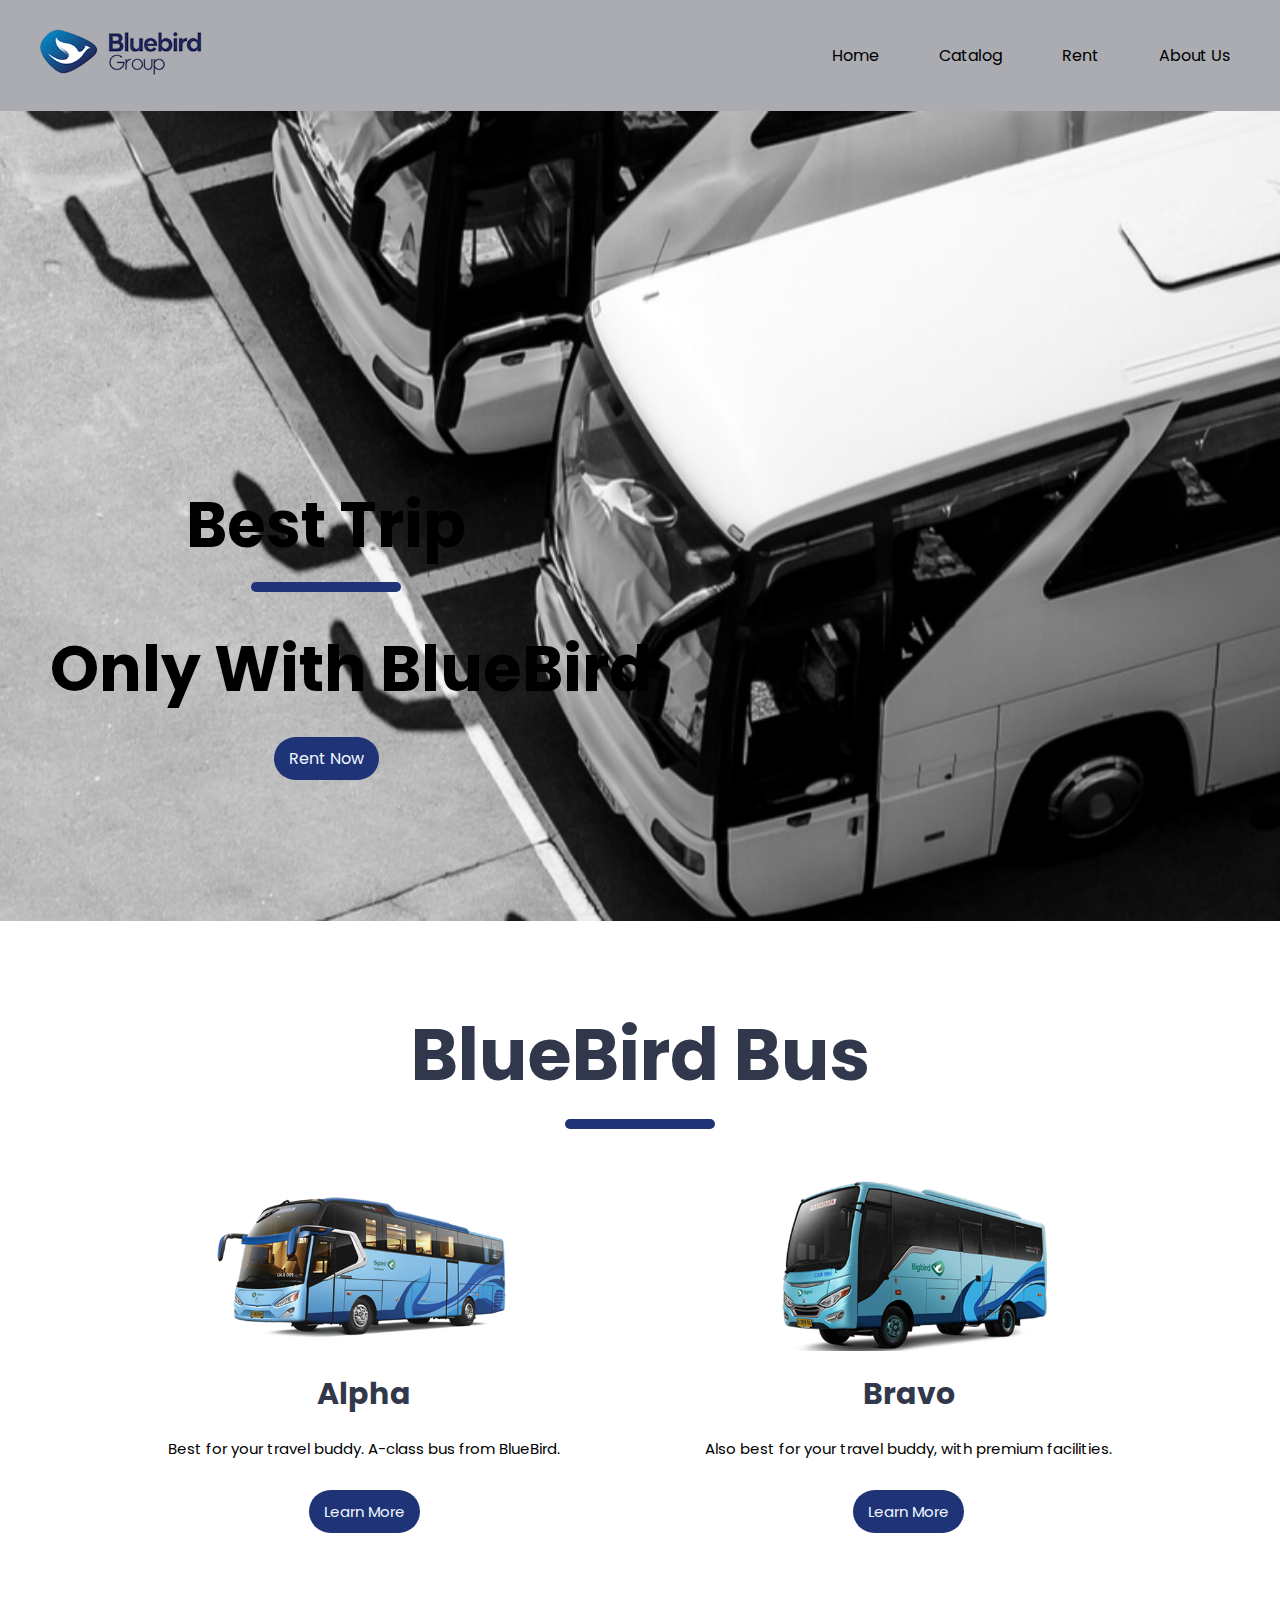
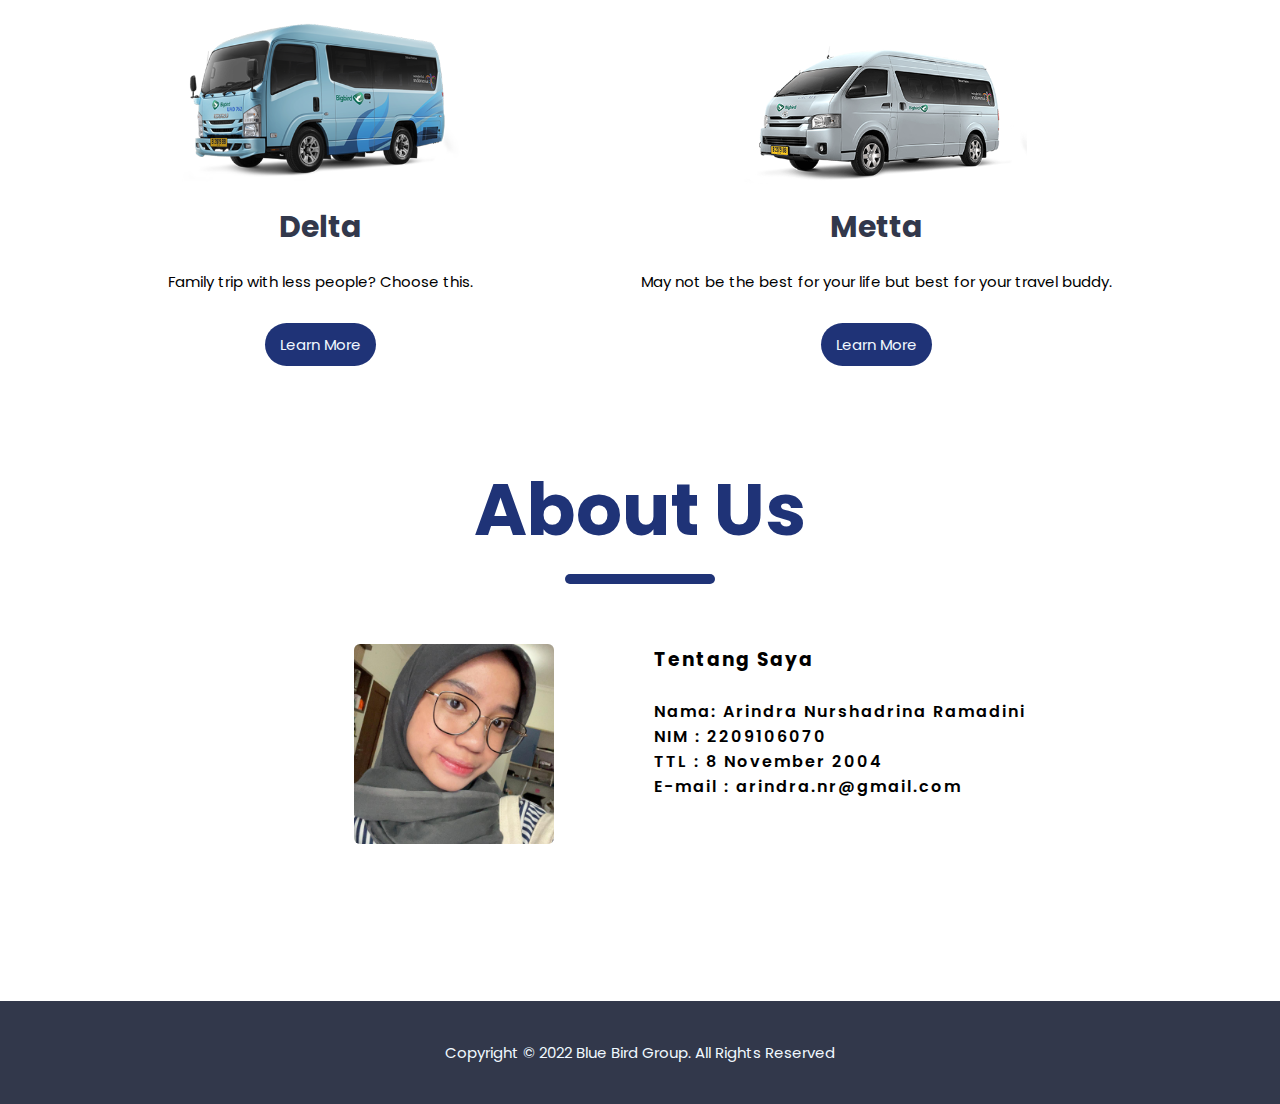
<file: Posttest2/index.html>
<!DOCTYPE html>
<html lang="en">

<head>
    <meta charset="UTF-8">
    <meta name="viewport" content="width=device-width, initial-scale=1.0">
    <title>Landing Page Layanan Sewa Bis PO. BlueBird</title>
    <link rel="stylesheet" href="style.css">
</head>

<body>

    <nav class="navbar">
        <h1 class="logo"><img src="images/logo.png" alt="logo" srcset="" width="200px"></h1>
        <ul class="nav-links">
            <li><a href="#home">Home</a></li>
            <li><a href="#catalog">Catalog</a></li>
            <li><a href="#rent">Rent</a></li>
            <li><a href="#about">About Us</a></li>
        </ul>
        <img src="images/bars-solid.svg" width="20px" class="menu-btn">
    </nav>

    <header id="home">
        <div class="header-content">
            <h2>Best Trip</h2>
            <div class="line"></div>
            <h1>Only With BlueBird</h1>
            <a href="#" class="ctn">Rent Now</a>
        </div>
    </header>

    <!-- Catalog -->
    <section class="catalog" id="catalog">
        <div class="title">
            <h1>BlueBird Bus</h1>
            <div class="line">
            </div>
            <div class="row">
                <div class="col">
                    <img src="images/alpha.png" width="300px">
                    <h4>Alpha</h4>
                    <p>Best for your travel buddy. A-class bus from BlueBird.</p>
                    <a href="#" class="ctn">Learn More</a>
                </div>
                <div class="col">
                    <img src="images/bravo.png" width="300px">
                    <h4>Bravo</h4>
                    <p>Also best for your travel buddy, with premium facilities.</p>
                    <a href="#" class="ctn">Learn More</a>
                </div>
            </div>
        </div>
    </section>

    <section class="catalog" id="catalog">
        <div class="row">
            <div class="col">
                <img src="images/delta.png" width="300px">
                <h4>Delta</h4>
                <p>Family trip with less people? Choose this. </p>
                <a href="#" class="ctn">Learn More</a>
            </div>
            <div class="col">
                <img src="images/metta.png" width="300px">
                <h4>Metta</h4>
                <p>May not be the best for your life but best for your travel buddy.</p>
                <a href="#" class="ctn">Learn More</a>
            </div>
        </div>
        </div>
    </section>

    <!-- About Us -->
    <section class="about" id="about">
        <div class="title">
            <h1>About Us</h1>
        </div>
        <div class="line"></div>
        <div class="content">
            <div class="image">
                <img src="images/foto-arin.jpg" alt=""" width=" 50px">
            </div>
            <div>
                <h3>Tentang Saya</h3>
                <br />
                <div>Nama: Arindra Nurshadrina Ramadini</div>
                <div>NIM : 2209106070 </div>
                <div>TTL : 8 November 2004 </div>
                <div>E-mail : arindra.nr@gmail.com </div>
            </div>
        </div>
    </section>

    <section class="footer">
        <p>Copyright © 2022 Blue Bird Group. All Rights Reserved</p>
    </section>


    <script>
        const menuBtn = document.querySelector('.menu-btn')
        const navlinks = document.querySelector('.nav-links')

        menuBtn.addEventListener('click', () => {
            navlinks.classList.toggle('mobile-menu')
        })
    </script>
</body>

</html>
</file>
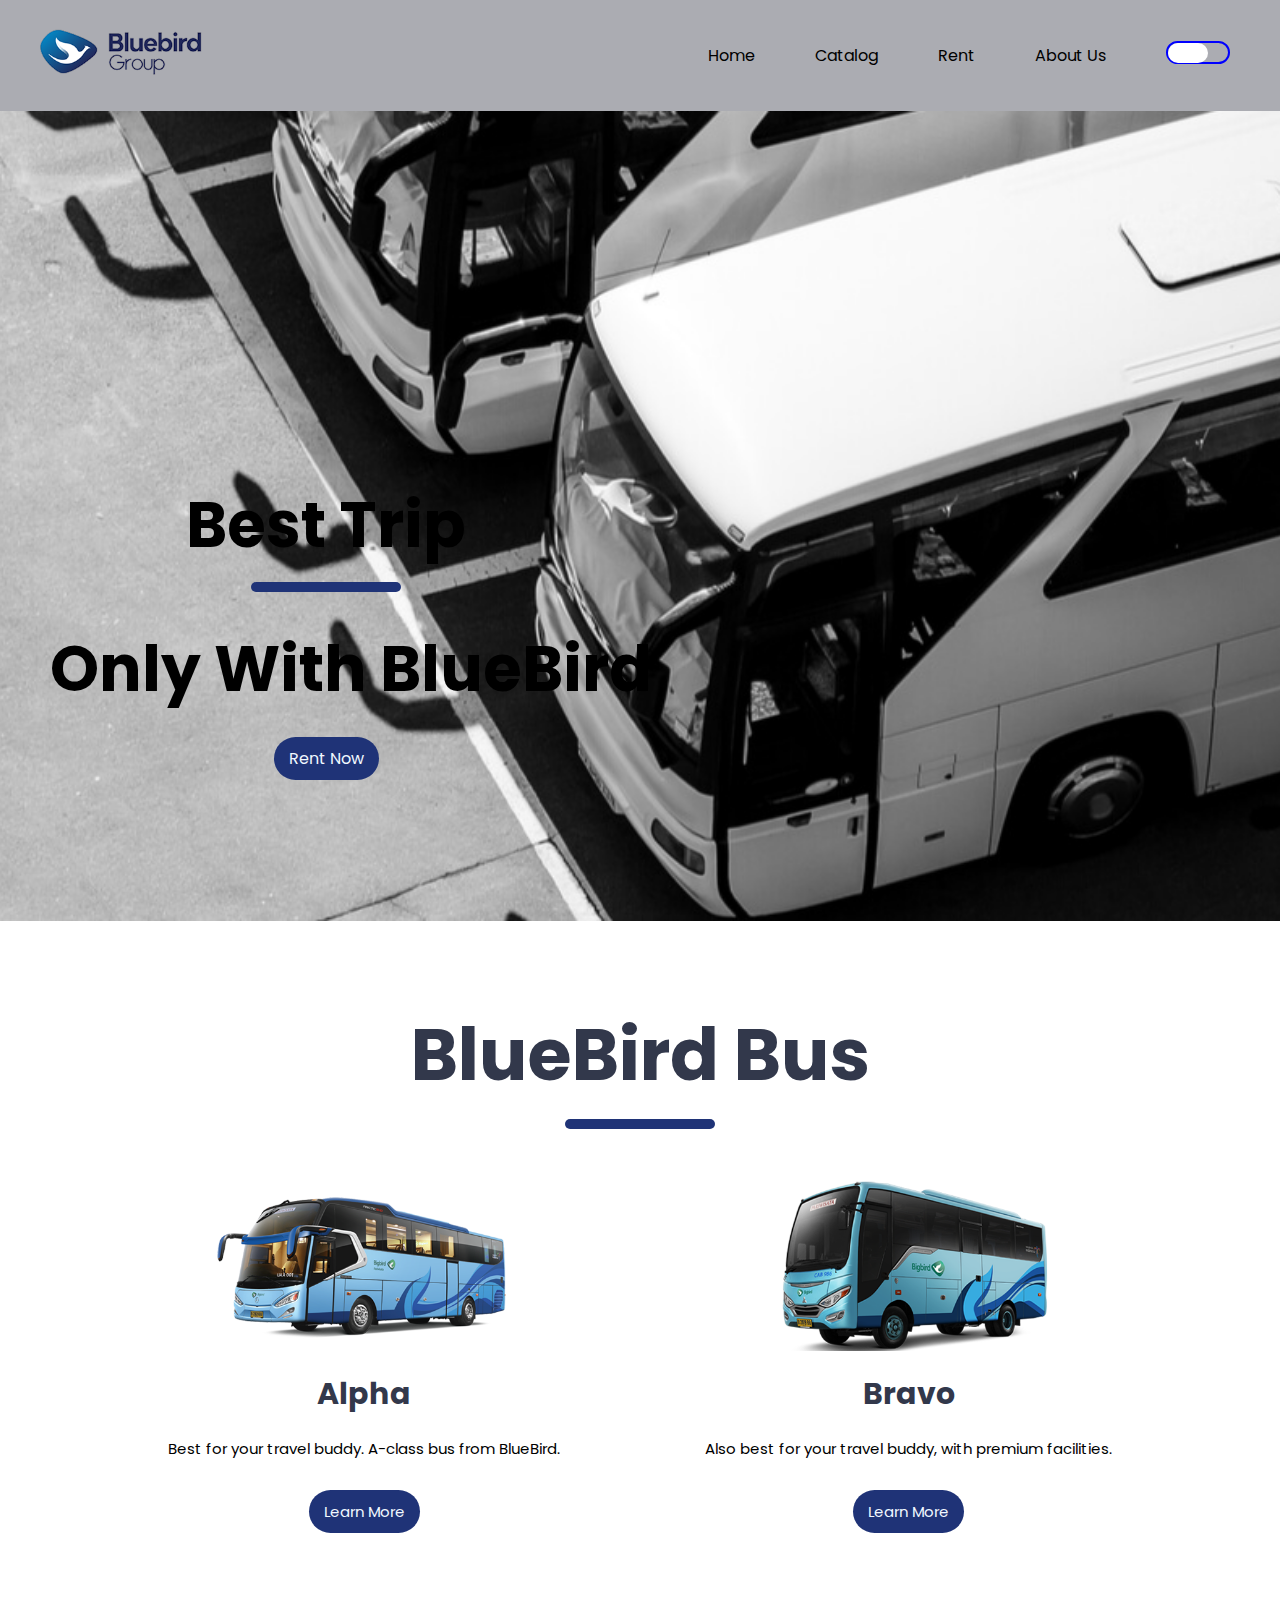
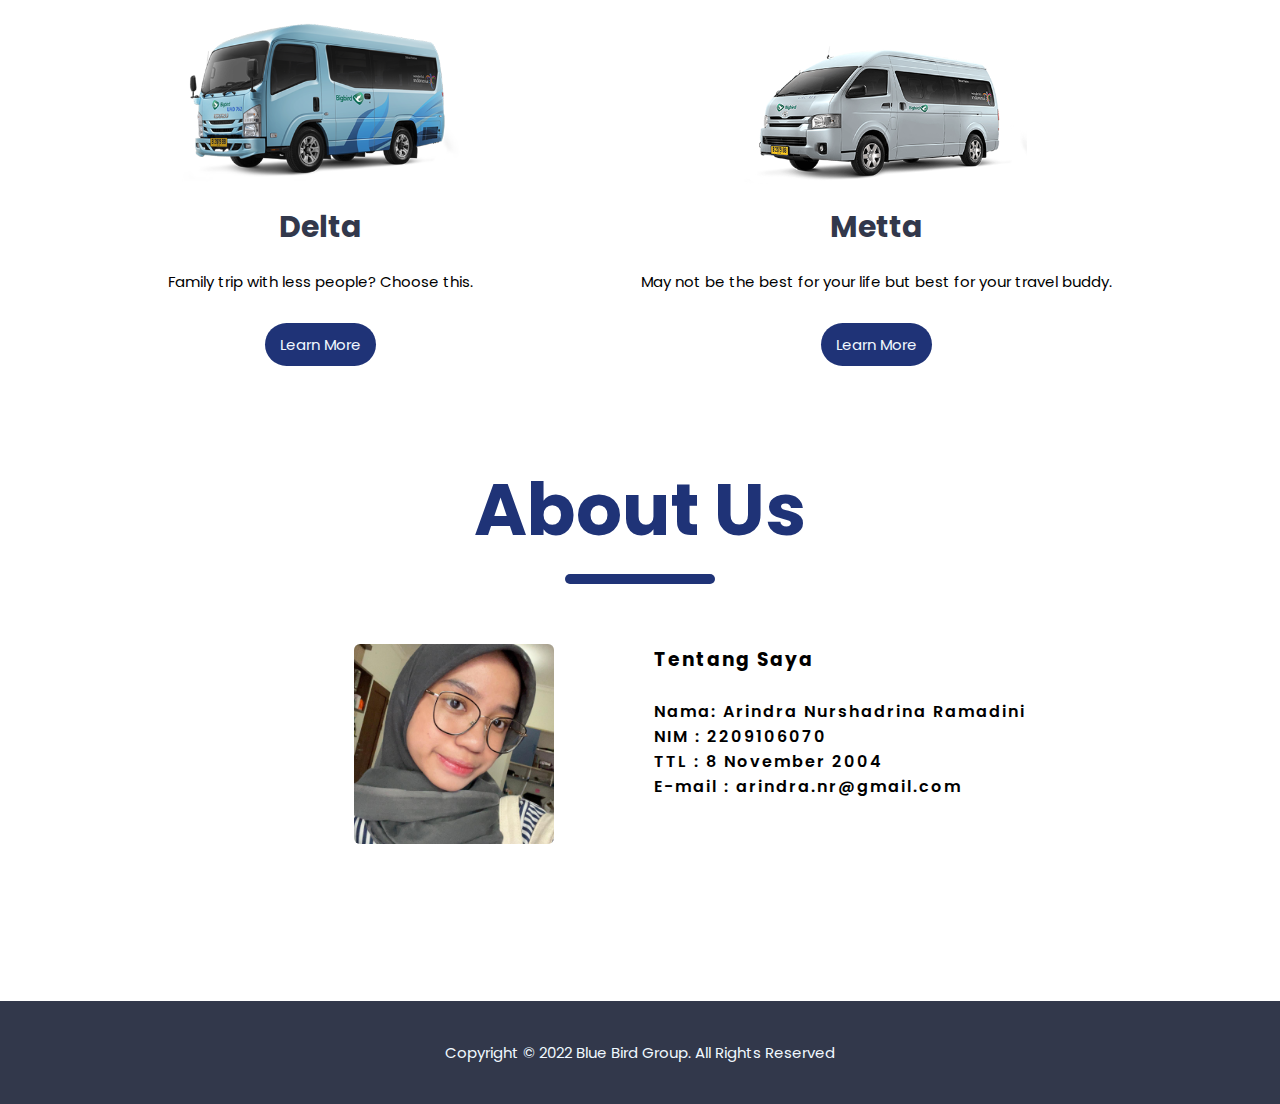
<file: Posttest3/index.html>
<!DOCTYPE html>
<html lang="en">

<head>
    <meta charset="UTF-8">
    <meta name="viewport" content="width=device-width, initial-scale=1.0">
    <title>Layanan Sewa Bis PO. BlueBird</title>
    <link rel="stylesheet" href="style.css">
    <link rel="icon" href="images/pngegg.png">
</head>

<body>

    <nav class="navbar">
        <h1 class="logo"><img src="images/logo.png" alt="logo" srcset="" width="200px"></h1>
        <ul class="nav-links">
            <li><a href="#home">Home</a></li>
            <li><a href="#catalog">Catalog</a></li>
            <li><a href="#rent">Rent</a></li>
            <li><a href="#about">About Us</a></li>
            <li>
                <div class="switch">
                    <input type="checkbox" id="darkModeToggle">
                    <label for="darkModeToggle"></label>
                </div>
            </li>
        </ul>
        <img src="images/bars-solid.svg" width="20px" class="menu-btn">
    </nav>

    <header id="home">
        <div class="header-content">
            <h2>Best Trip</h2>
            <div class="line"></div>
            <h1>Only With BlueBird</h1>
            <a href="#" class="ctn">Rent Now</a>
        </div>
    </header>

    <!-- Catalog -->
    <section class="catalog" id="catalog">
        <div class="title">
            <h1>BlueBird Bus</h1>
            <div class="line">
            </div>
            <div class="row">
                <div class="col">
                    <img src="images/alpha.png" width="300px">
                    <h4>Alpha</h4>
                    <p>Best for your travel buddy. A-class bus from BlueBird.</p>
                    <a href="#" class="ctn learn-more">Learn More</a>
                </div>
                <div class="col">
                    <img src="images/bravo.png" width="300px">
                    <h4>Bravo</h4>
                    <p>Also best for your travel buddy, with premium facilities.</p>
                    <a href="#" class="ctn learn-more">Learn More</a>
                </div>
            </div>
        </div>
    </section>

    <section class="catalog" id="catalog">
        <div class="row">
            <div class="col">
                <img src="images/delta.png" width="300px">
                <h4>Delta</h4>
                <p>Family trip with less people? Choose this. </p>
                <a href="#" class="ctn learn-more">Learn More</a>
            </div>
            <div class="col">
                <img src="images/metta.png" width="300px">
                <h4>Metta</h4>
                <p>May not be the best for your life but best for your travel buddy.</p>
                <a href="#" class="ctn learn-more">Learn More</a>
            </div>
        </div>
        </div>
    </section>

    <!-- About Us -->
    <section class="about" id="about">
        <div class="title">
            <h1>About Us</h1>
        </div>
        <div class="line"></div>
        <div class="content">
            <div class="image">
                <img src="images/foto-arin.jpg" alt=""" width=" 50px">
            </div>
            <div>
                <h3>Tentang Saya</h3>
                <br />
                <div>Nama: Arindra Nurshadrina Ramadini</div>
                <div>NIM : 2209106070 </div>
                <div>TTL : 8 November 2004 </div>
                <div>E-mail : arindra.nr@gmail.com </div>
            </div>
        </div>
    </section>

    <section class="footer">
        <p>Copyright © 2022 Blue Bird Group. All Rights Reserved</p>
    </section>

    <script src="https://cdnjs.cloudflare.com/ajax/libs/jquery/3.7.1/jquery.min.js"
        integrity="sha512-v2CJ7UaYy4JwqLDIrZUI/4hqeoQieOmAZNXBeQyjo21dadnwR+8ZaIJVT8EE2iyI61OV8e6M8PP2/4hpQINQ/g=="
        crossorigin="anonymous" referrerpolicy="no-referrer"></script>
    <script src="script.js"></script>

</body>

</html>
</file>
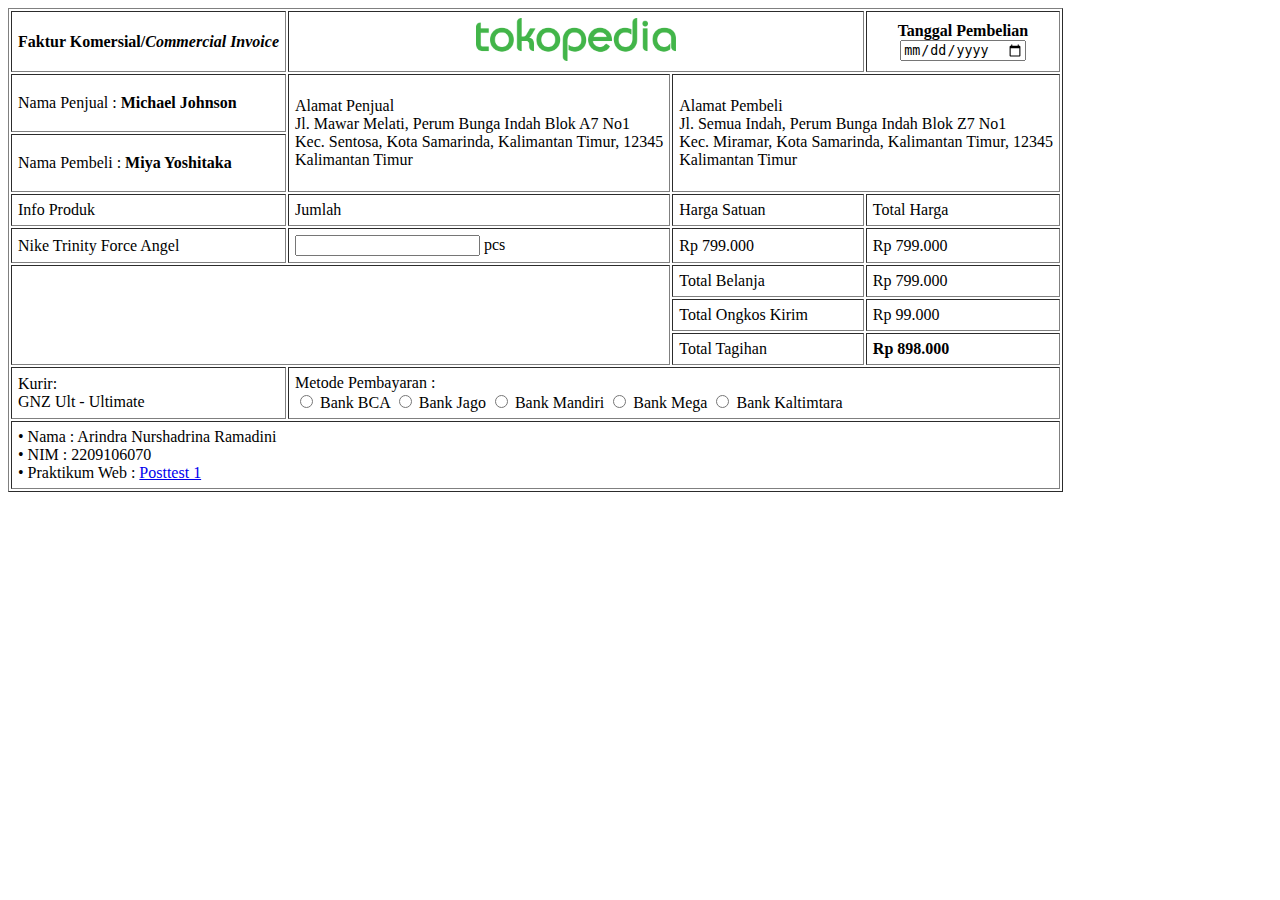
<file: Posttest1/posttest1.html>
<!DOCTYPE html>
<html lang="en">
    <head>
        <title> Posttest 1 </title>
    </head>

    <body> 
        <table border = "1" cellpadding="6">
            <tr> 
               <th> Faktur Komersial/<i>Commercial Invoice</i> </th>
               <th colspan="2"> <img src="Logo-Tokopedia.png" alt="Tokopedia" width="200px" > </th>
               <th>  Tanggal Pembelian <br /> <input type="date"> </th>
            </tr>
            <tr>
                <td> Nama Penjual : <b> Michael Johnson </b></td>
                <td rowspan="2"> <p> Alamat Penjual <br /> Jl. Mawar Melati, Perum Bunga Indah Blok A7 No1 <br /> 
                    Kec. Sentosa, Kota Samarinda, Kalimantan Timur, 12345 <br /> Kalimantan Timur </p>
                </td>
                <td rowspan="2" colspan="2"> <p> Alamat Pembeli <br /> Jl. Semua Indah, Perum Bunga Indah Blok Z7 No1 <br />
                    Kec. Miramar, Kota Samarinda, Kalimantan Timur, 12345 <br/> Kalimantan Timur </p> </td>
            </tr>
            <tr>
                <td> Nama Pembeli : <b> Miya Yoshitaka</b> </td>
            </tr>
            <tr> 
                <td> Info Produk </td>
                <td> Jumlah </td>
                <td> Harga Satuan </td>
                <td> Total Harga </td>
            </tr>
            <tr>
                <td > Nike Trinity Force Angel</td>
                <td> <input type="number"> pcs </td>
                <td> Rp 799.000 </td>
                <td> Rp 799.000 </td>
            </tr>
            <tr> 
                <td colspan="2" rowspan="3" > </td>
                <td> Total Belanja </td>
                <td> Rp 799.000 </td>
            </tr>
            <tr> 
                <td> Total Ongkos Kirim </td>
                <td> Rp 99.000 </td>
            </tr>
            <tr>
                <td> Total Tagihan </td>
                <td> <b> Rp 898.000 </b> </td>
            </tr>
            <tr>
                <td> Kurir: <br /> GNZ Ult - Ultimate </td>
                <td colspan="3"> Metode Pembayaran : 
                    <br /> 
                    <input type="radio" name="bank" id="b"> Bank BCA
                    <input type="radio" name="bank" id="b"> Bank Jago
                    <input type="radio" name="bank" id="b"> Bank Mandiri
                    <input type="radio" name="bank" id="b"> Bank Mega
                    <input type="radio" name="bank" id="b"> Bank Kaltimtara
                 </td>
            </tr>
            <tr>
                <td colspan="4" > 
                  &bull; Nama : Arindra Nurshadrina Ramadini <br />
                  &bull; NIM : 2209106070 <br /> 
                  &bull; Praktikum Web : <a href="https://classroom.google.com/c/NjIxNzQ1NTAyMjY4/a/NjIyNzU5MzAxMTg1/details"> Posttest 1 </td>  
            </tr>
        </table>
    </body>
</file>
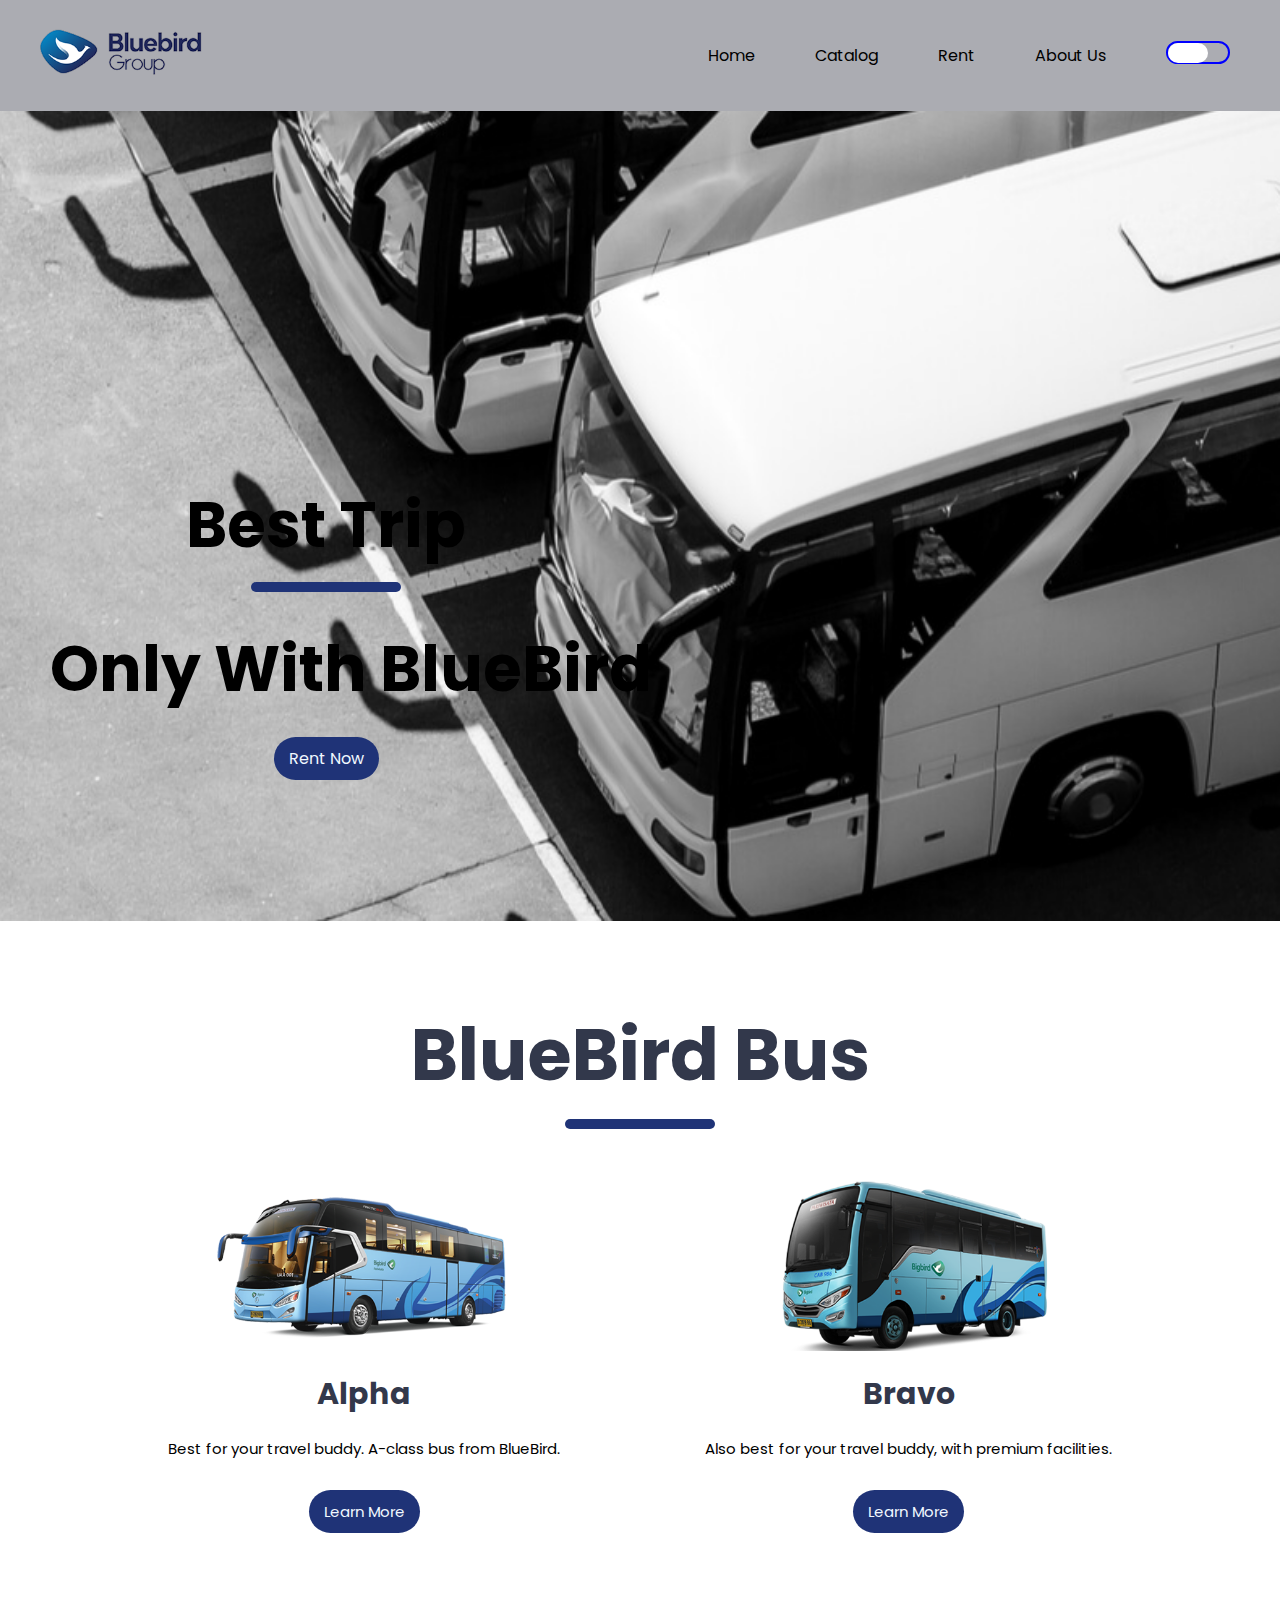
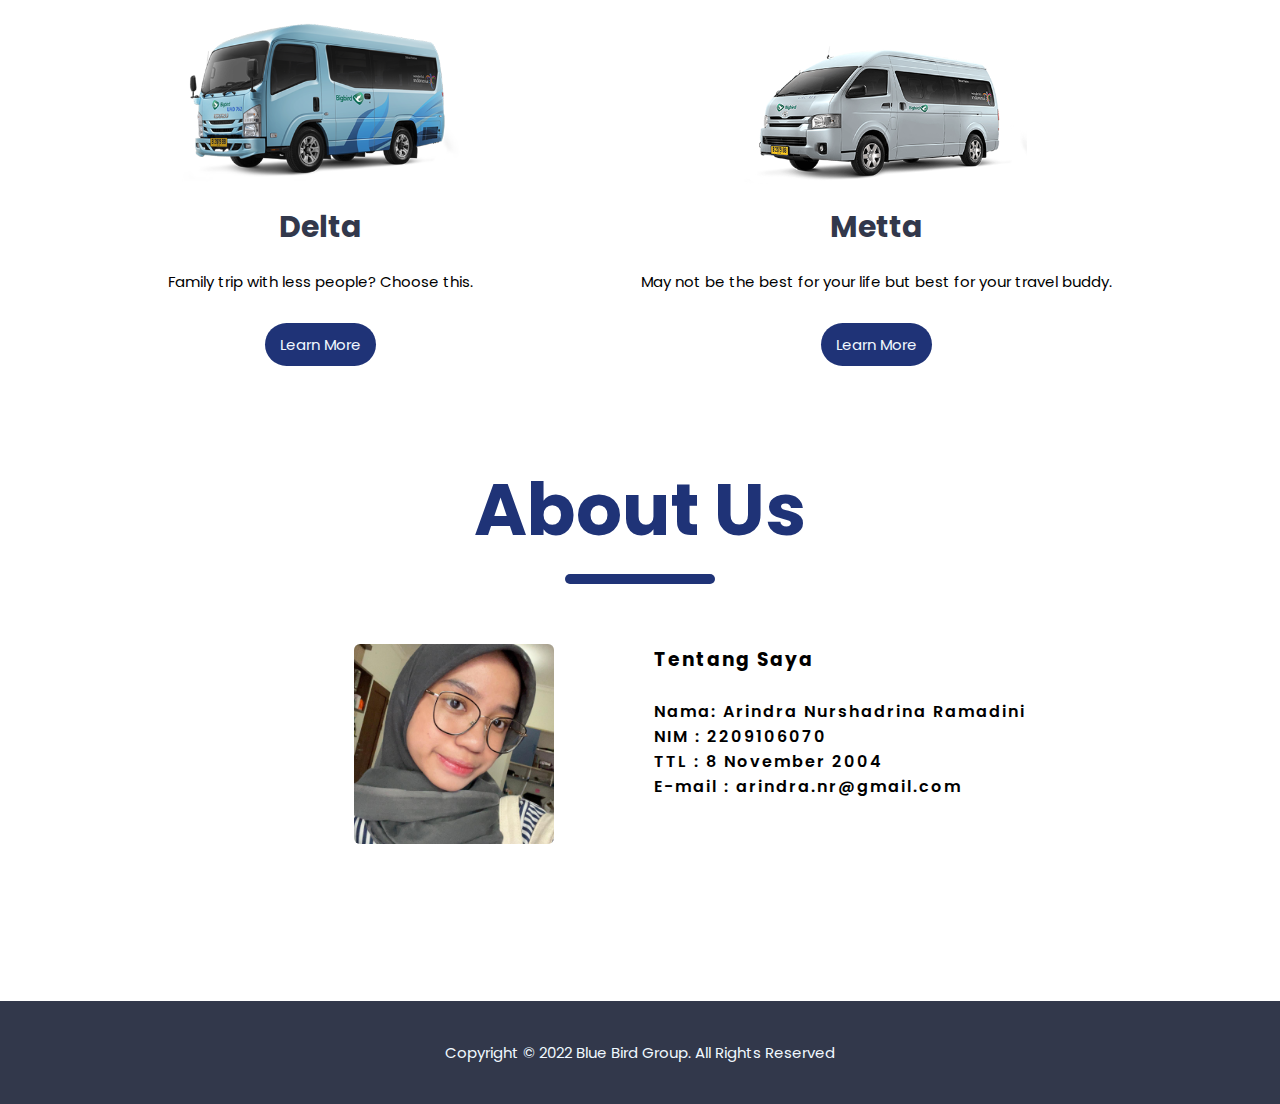
<file: Posttest4/home.html>
<!DOCTYPE html>
<html lang="en">

<head>
    <meta charset="UTF-8">
    <meta name="viewport" content="width=device-width, initial-scale=1.0">
    <title>Layanan Sewa Bis PO. BlueBird</title>
    <link rel="stylesheet" href="style.css">
    <link rel="icon" href="images/pngegg.png">
</head>

<body>

    <nav class="navbar">
        <h1 class="logo"><img src="images/logo.png" alt="logo" srcset="" width="200px"></h1>
        <ul class="nav-links">
            <li><a href="#home">Home</a></li>
            <li><a href="#catalog">Catalog</a></li>
            <li><a href="">Rent</a></li>
            <li><a href="#about">About Us</a></li>
            <li>
                <div class="switch">
                    <input type="checkbox" id="darkModeToggle">
                    <label for="darkModeToggle"></label>
                </div>
            </li>
        </ul>
        <img src="images/bars-solid.svg" width="20px" class="menu-btn">
    </nav>

    <header id="home">
        <div class="header-content">
            <h2>Best Trip</h2>
            <div class="line"></div>
            <h1>Only With BlueBird</h1>
            <a href="#" class="ctn">Rent Now</a>
        </div>
    </header>

    <!-- Catalog -->
    <section class="catalog" id="catalog">
        <div class="title">
            <h1>BlueBird Bus</h1>
            <div class="line">
            </div>
            <div class="row">
                <div class="col">
                    <img src="images/alpha.png" width="300px">
                    <h4>Alpha</h4>
                    <p>Best for your travel buddy. A-class bus from BlueBird.</p>
                    <a href="#" class="ctn learn-more">Learn More</a>
                </div>
                <div class="col">
                    <img src="images/bravo.png" width="300px">
                    <h4>Bravo</h4>
                    <p>Also best for your travel buddy, with premium facilities.</p>
                    <a href="#" class="ctn learn-more">Learn More</a>
                </div>
            </div>
        </div>
    </section>

    <section class="catalog" id="catalog">
        <div class="row">
            <div class="col">
                <img src="images/delta.png" width="300px">
                <h4>Delta</h4>
                <p>Family trip with less people? Choose this. </p>
                <a href="#" class="ctn learn-more">Learn More</a>
            </div>
            <div class="col">
                <img src="images/metta.png" width="300px">
                <h4>Metta</h4>
                <p>May not be the best for your life but best for your travel buddy.</p>
                <a href="#" class="ctn learn-more">Learn More</a>
            </div>
        </div>
    </section>

    <!-- About Us -->
    <section class="about" id="about">
        <div class="title">
            <h1>About Us</h1>
        </div>
        <div class="line"></div>
        <div class="content">
            <div class="image">
                <img src="images/foto-arin.jpg" alt="" width=" 50px">
            </div>
            <div>
                <h3>Tentang Saya</h3>
                <br />
                <div>Nama: Arindra Nurshadrina Ramadini</div>
                <div>NIM : 2209106070 </div>
                <div>TTL : 8 November 2004 </div>
                <div>E-mail : arindra.nr@gmail.com </div>
            </div>
        </div>
    </section>

    <section class="footer">
        <p>Copyright © 2022 Blue Bird Group. All Rights Reserved</p>
    </section>

    <script src="https://cdnjs.cloudflare.com/ajax/libs/jquery/3.7.1/jquery.min.js" integrity="sha512-v2CJ7UaYy4JwqLDIrZUI/4hqeoQieOmAZNXBeQyjo21dadnwR+8ZaIJVT8EE2iyI61OV8e6M8PP2/4hpQINQ/g==" crossorigin="anonymous" referrerpolicy="no-referrer"></script>
    <script src="script.js"></script>

</body>

</html>
</file>
<file: Posttest2/style.css>
@import url('https://fonts.googleapis.com/css2?family=Poppins&display=swap');

*{
    margin: 0;
    padding: 0;
    box-sizing: border-box;
    font-family: 'Poppins', sans-serif;
}

a{
    text-decoration: none;
}

ul{
    list-style: none;
}

body , html{
    overflow-x: hidden;
}

/* navbar */
.navbar{
    background-color: #ABACB2;
    display: flex;
    position: flex;
    top: 0;
    left: 0;
    width: 100%;
    justify-content: space-between;
    padding: 20px;
    color: aliceblue;
    cursor: pointer;
}

.navbar .logo{
    margin-top: 5px;
}

.nav-links{
    display: flex;
    align-items: center;
}

.nav-links li{
    margin: 0 30px;
}

.nav-links li a{
    color: black;
}

header{
    width: 100vw;
    height: 90vh;
    background-image: url(images/bg-bis.jpg);
    background-position: bottom;
    background-size: cover;
    display: flex;
    align-items: flex-end;
    justify-content: start;
}

.header-content{
    margin-bottom: 150px;
    color: black;
    text-align: center; 
}


.header-content h2{
    font-size: 7vmin;
}

.line{
    width: 150px;
    height: 10px;
    background: #1F3377;
    border-radius: 5px;
    margin: 10px auto;
}

.header-content h1{
    font-size: 7vmin;
    margin-top: 30px;
    margin-bottom: 30px;
    margin-left: 50px;
}


.ctn{
    padding: 10px 15px;
    background: #1F3377;
    border-radius: 30px;
    color: aliceblue;
}

.menu-btn{
    margin-top: 5px;
    position: absolute;
    top: 30px;
    right: 30px;
    width: 30px;
    cursor: pointer;
    display: none;
}

/* catalog */
section{
    width: 80%;
    margin: 80px auto;
}

.title{
    text-align: center;
    font-size: 4vmin;
    color: #32384B;
}

.row{
    display: flex;
    align-items: center;
    width: 100%;
    justify-content: space-between;
}

.row .col {
    display: flex;
    flex-direction: column;
    align-items: center;
}

.catalog .row{
    margin-top: 50px;
}

h4{
    font-size: 30px;
    color:#32384B; 
    margin: 20px auto;
}

p{
    font-size: 15px;
    color: black;
    padding: 0px 40px;
}

.catalog .ctn{
    font-size: 15px;
    margin-top: 30px;
}

/* about */
.about .title{
    margin-top: 90px;
    width: 100%;
}

.about .title h1{
    color: #1F3377;
}

.about .content {
    display: flex;
    align-items: center;
    margin-bottom: 150px;
    justify-content: center;
    letter-spacing: 2px;
    font-weight: 550;
}

.about .content .image{
    margin-right: 100px;
}

.about .content .image img{
    margin-top: 50px;
    margin-left: 100px;
    width: 200px;
    height: 200px;
    line-height: 15px;
    border-radius: 6px;
}


/* footer */

.footer{
    width: 100%;
    min-height: 100px;
    padding: 20px 80px;
    margin: 0;
    background: #32384B;
    text-align: center;
}

.footer p{
    color: aliceblue;
    margin: 20px auto;
}

/* for mobile device */
@media only screen and (max-width:850px){
    .menu-btn{
        display: block;
    }

    .navbar{
        padding: 0;
    }

    .logo{
        position: absolute;
        top: 30px;
        left: 30px;
    }

    .nav-links{
        flex-direction: column;
        width: 100%;
        height: 100vh;
        justify-content: center;
        background: #415DC0;
        margin-top: -900px;
        transition: all 0.5s;
    }

    .mobile-menu {
        margin-top: 0px;
        border-bottom-right-radius: 30%;
    }

    .nav-links li{
        margin: 30px auto;
        cursor: pointer;
    }

    .header-content{
        color: whitesmoke;
    }

    .header-content h1{
        color: #52596A;
    }

    /* catalog  */
    .row{
        flex-direction: column;
    }
    .row .col{
        margin: 20px auto;
    }

    .col img{
        max-width: 90%;
    }

    /* about */
    .about .content{
        flex-direction: column;
    }


    /* footer */
    .footer{
        padding: 10px;
    }
}

/* animation */
img {
    transition: transform .3s ease;
}

img:hover{
    transform: scale(1.2);
}

.ctn:hover{
    background: aliceblue;
    color: #1F3377;
    box-shadow: 2px 2px 5px black;
}

li a:hover{
    color:#ffffff;
}
</file>
<file: Posttest3/style.css>
@import url('https://fonts.googleapis.com/css2?family=Poppins&display=swap');

*{
    margin: 0;
    padding: 0;
    box-sizing: border-box;
    font-family: 'Poppins', sans-serif;
}

a{
    text-decoration: none;
}

ul{
    list-style: none;
}

body , html{
    overflow-x: hidden;
}

/* navbar */
.navbar{
    background-color: #ABACB2;
    display: flex;
    position: relative;
    top: 0;
    left: 0;
    width: 100%;
    justify-content: space-between;
    padding: 20px;
    color: aliceblue;
    cursor: pointer;
}

.navbar .logo{
    margin-top: 5px;
}

.nav-links{
    display: flex;
    align-items: center;
}

.nav-links li{
    margin: 0 30px;
}

.nav-links li a{
    color: black;
}

header{
    width: 100vw;
    height: 90vh;
    background-image: url(images/bg-bis.jpg);
    background-position: bottom;
    background-size: cover;
    display: flex;
    align-items: flex-end;
    justify-content: start;
}

.bg-header-dark{
    background-image: url(images/bg-bis-dark.jpg);
}

.header-content{
    margin-bottom: 150px;
    color: black;
    text-align: center; 
}


.header-content h2{
    font-size: 7vmin;
}

.line{
    width: 150px;
    height: 10px;
    background: #1F3377;
    border-radius: 5px;
    margin: 10px auto;
}

.header-content h1{
    font-size: 7vmin;
    margin-top: 30px;
    margin-bottom: 30px;
    margin-left: 50px;
}


.ctn{
    padding: 10px 15px;
    background: #1F3377;
    border-radius: 30px;
    color: aliceblue;
}

.menu-btn{
    margin-top: 5px;
    position: absolute;
    top: 30px;
    right: 30px;
    width: 30px;
    cursor: pointer;
    display: none;
}

/* catalog */
section{
    width: 80%;
    margin: 80px auto;
}

.title{
    text-align: center;
    font-size: 4vmin;
    color: #32384B;
}

.row{
    display: flex;
    align-items: center;
    width: 100%;
    justify-content: space-between;
}

.row .col {
    display: flex;
    flex-direction: column;
    align-items: center;
}

.catalog .row{
    margin-top: 50px;
}

h4{
    font-size: 30px;
    color:#32384B; 
    margin: 20px auto;
}

p{
    font-size: 15px;
    color: black;
    padding: 0px 40px;
}

.catalog .ctn{
    font-size: 15px;
    margin-top: 30px;
}

/* about */
.about .title{
    margin-top: 90px;
    width: 100%;
}

.about .title h1{
    color: #1F3377;
}

.about .content {
    display: flex;
    align-items: center;
    margin-bottom: 150px;
    justify-content: center;
    letter-spacing: 2px;
    font-weight: 550;
}

.about .content .image{
    margin-right: 100px;
}

.about .content .image img{
    margin-top: 50px;
    margin-left: 100px;
    width: 200px;
    height: 200px;
    line-height: 15px;
    border-radius: 6px;
}


/* footer */

.footer{
    width: 100%;
    min-height: 100px;
    padding: 20px 80px;
    margin: 0;
    background: #32384B;
    text-align: center;
}

.footer p{
    color: aliceblue;
    margin: 20px auto;
}

/* for mobile device */
@media only screen and (max-width:850px){
    .menu-btn{
        display: block;
    }
    /* ubah disini */
    .navbar{
        background-color: #ABACB2;
        height: 13vh;
    }

    .logo{
        position: absolute;
        top: 30px;
        left: 30px;
    }

    .nav-links{
        flex-direction: column;
        width: 100%;
        height: 100vh;
        justify-content: center;
        background: #415DC0;
        margin-top: -900px;
        transition: all 0.5s;
    }

    .mobile-menu {
        margin-top: 0px;
        border-bottom-right-radius: 30%;
    }

    .nav-links li{
        margin: 30px auto;
        cursor: pointer;
    }

    .header-content{
        color: whitesmoke;
    }

    .header-content h1{
        color: #52596A;
    }

    /* catalog  */
    .row{
        flex-direction: column;
    }
    .row .col{
        margin: 20px auto;
    }

    .col img{
        max-width: 90%;
    }

    /* about */
    .about .content{
        flex-direction: column;
    }


    /* footer */
    .footer{
        padding: 10px;
    }
}

/* animation */
img {
    transition: transform .3s ease;
}

img:hover{
    transform: scale(1.2);
}

.ctn:hover{
    background: aliceblue;
    color: #1F3377;
    box-shadow: 2px 2px 5px black;
}

li a:hover{
    color:#ffffff;
}


/* switch dark mode */

.switch {
    position: relative;
    display: inline-block;
    width: 64px;
    height: 23px;
    border-radius: 20px;
    border: solid 2px blue;
}

.switch input[type="checkbox"] {
    display: none;
}

.switch label {
    position: absolute;
    top: 0;
    left: 0;
    width: 40px;
    height: 20px;
    background-color: white;
    border-radius: 20px;
    cursor: pointer;
    transition: background-color 0.3s ease;
}

.switch input[type="checkbox"]:checked + label {
    background-color: black;
    left: 20px;
}

.dark-mode {
    background-color: #181818;
    color: #fff;
}
</file>
<file: Posttest4/style.css>
@import url('https://fonts.googleapis.com/css2?family=Poppins&display=swap');

*{
    margin: 0;
    padding: 0;
    box-sizing: border-box;
    font-family: 'Poppins', sans-serif;
}

a{
    text-decoration: none;
}

ul{
    list-style: none;
}

body , html{
    overflow-x: hidden;
}

/* navbar */
.navbar{
    background-color: #ABACB2;
    display: flex;
    position: relative;
    top: 0;
    left: 0;
    width: 100%;
    justify-content: space-between;
    padding: 20px;
    color: aliceblue;
    cursor: pointer;
}

.navbar .logo{
    margin-top: 5px;
}

.nav-links{
    display: flex;
    align-items: center;
}

.nav-links li{
    margin: 0 30px;
}

.nav-links li a{
    color: black;
}

header{
    width: 100vw;
    height: 90vh;
    background-image: url(images/bg-bis.jpg);
    background-position: bottom;
    background-size: cover;
    display: flex;
    align-items: flex-end;
    justify-content: start;
}

.bg-header-dark{
    background-image: url(images/bg-bis-dark.jpg);
}

.header-content{
    margin-bottom: 150px;
    color: black;
    text-align: center; 
}


.header-content h2{
    font-size: 7vmin;
}

.line{
    width: 150px;
    height: 10px;
    background: #1F3377;
    border-radius: 5px;
    margin: 10px auto;
}

.header-content h1{
    font-size: 7vmin;
    margin-top: 30px;
    margin-bottom: 30px;
    margin-left: 50px;
}


.ctn{
    padding: 10px 15px;
    background: #1F3377;
    border-radius: 30px;
    color: aliceblue;
}

.menu-btn{
    margin-top: 5px;
    position: absolute;
    top: 30px;
    right: 30px;
    width: 30px;
    cursor: pointer;
    display: none;
}

/* catalog */
section{
    width: 80%;
    margin: 80px auto;
}

.title{
    text-align: center;
    font-size: 4vmin;
    color: #32384B;
}

.row{
    display: flex;
    align-items: center;
    width: 100%;
    justify-content: space-between;
}

.row .col {
    display: flex;
    flex-direction: column;
    align-items: center;
}

.catalog .row{
    margin-top: 50px;
}

h4{
    font-size: 30px;
    color:#32384B; 
    margin: 20px auto;
}

p{
    font-size: 15px;
    color: black;
    padding: 0px 40px;
}

.catalog .ctn{
    font-size: 15px;
    margin-top: 30px;
}

/* about */
.about .title{
    margin-top: 90px;
    width: 100%;
}

.about .title h1{
    color: #1F3377;
}

.about .content {
    display: flex;
    align-items: center;
    margin-bottom: 150px;
    justify-content: center;
    letter-spacing: 2px;
    font-weight: 550;
}

.about .content .image{
    margin-right: 100px;
}

.about .content .image img{
    margin-top: 50px;
    margin-left: 100px;
    width: 200px;
    height: 200px;
    line-height: 15px;
    border-radius: 6px;
}


/* footer */

.footer{
    width: 100%;
    min-height: 100px;
    padding: 20px 80px;
    margin: 0;
    background: #32384B;
    text-align: center;
}

.footer p{
    color: aliceblue;
    margin: 20px auto;
}

/* for mobile device */
@media only screen and (max-width:850px){
    .menu-btn{
        display: block;
    }
    /* ubah disini */
    .navbar{
        background-color: #ABACB2;
        height: 13vh;
    }

    .logo{
        position: absolute;
        top: 30px;
        left: 30px;
    }

    .nav-links{
        flex-direction: column;
        width: 100%;
        height: 100vh;
        justify-content: center;
        background: #415DC0;
        margin-top: -900px;
        transition: all 0.5s;
    }

    .mobile-menu {
        margin-top: 0px;
        border-bottom-right-radius: 30%;
    }

    .nav-links li{
        margin: 30px auto;
        cursor: pointer;
    }

    .header-content{
        color: whitesmoke;
    }

    .header-content h1{
        color: #52596A;
    }

    /* catalog  */
    .row{
        flex-direction: column;
    }
    .row .col{
        margin: 20px auto;
    }

    .col img{
        max-width: 90%;
    }

    /* about */
    .about .content{
        flex-direction: column;
    }


    /* footer */
    .footer{
        padding: 10px;
    }
}

/* animation */
img {
    transition: transform .3s ease;
}

img:hover{
    transform: scale(1.2);
}

.ctn:hover{
    background: aliceblue;
    color: #1F3377;
    box-shadow: 2px 2px 5px black;
}

li a:hover{
    color:#ffffff;
}


/* switch dark mode */

.switch {
    position: relative;
    display: inline-block;
    width: 64px;
    height: 23px;
    border-radius: 20px;
    border: solid 2px blue;
}

.switch input[type="checkbox"] {
    display: none;
}

.switch label {
    position: absolute;
    top: 0;
    left: 0;
    width: 40px;
    height: 20px;
    background-color: white;
    border-radius: 20px;
    cursor: pointer;
    transition: background-color 0.3s ease;
}

.switch input[type="checkbox"]:checked + label {
    background-color: black;
    left: 20px;
}

.dark-mode {
    background-color: #181818;
    color: #fff;
}
</file>
